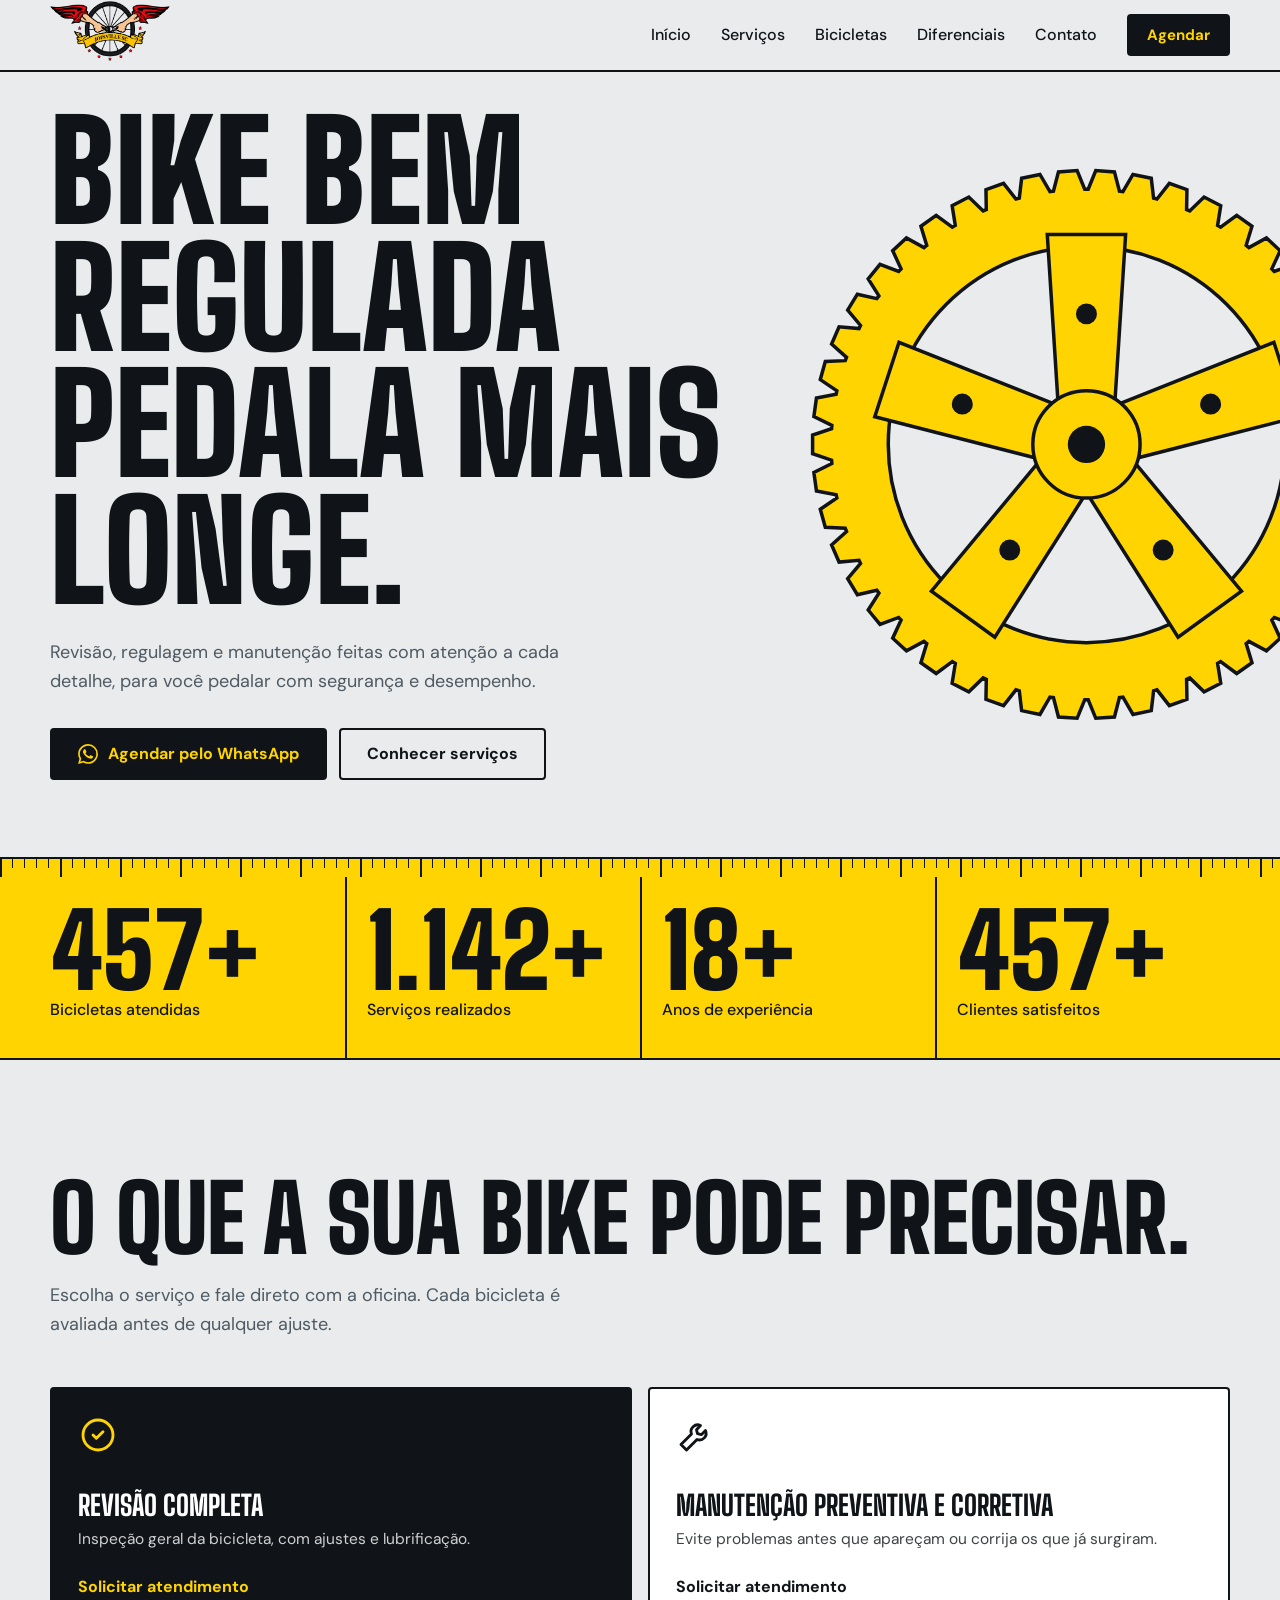
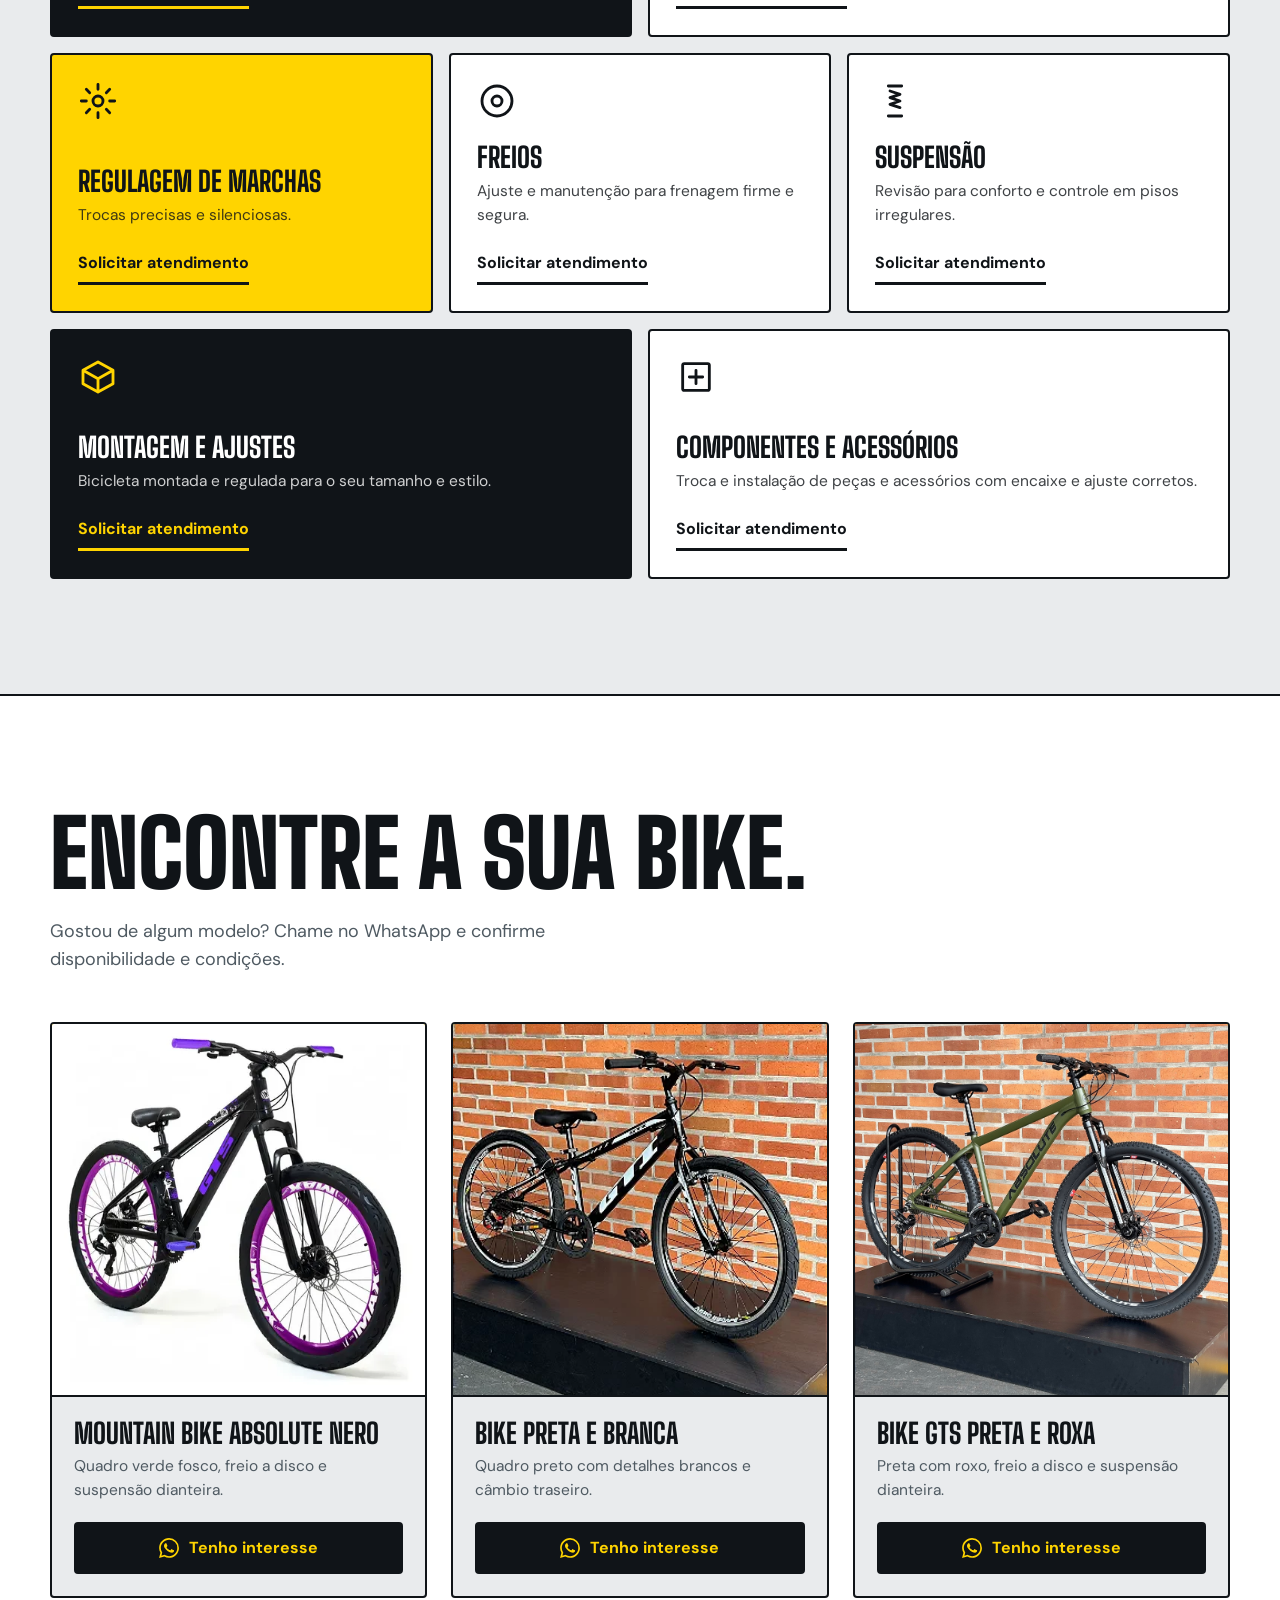
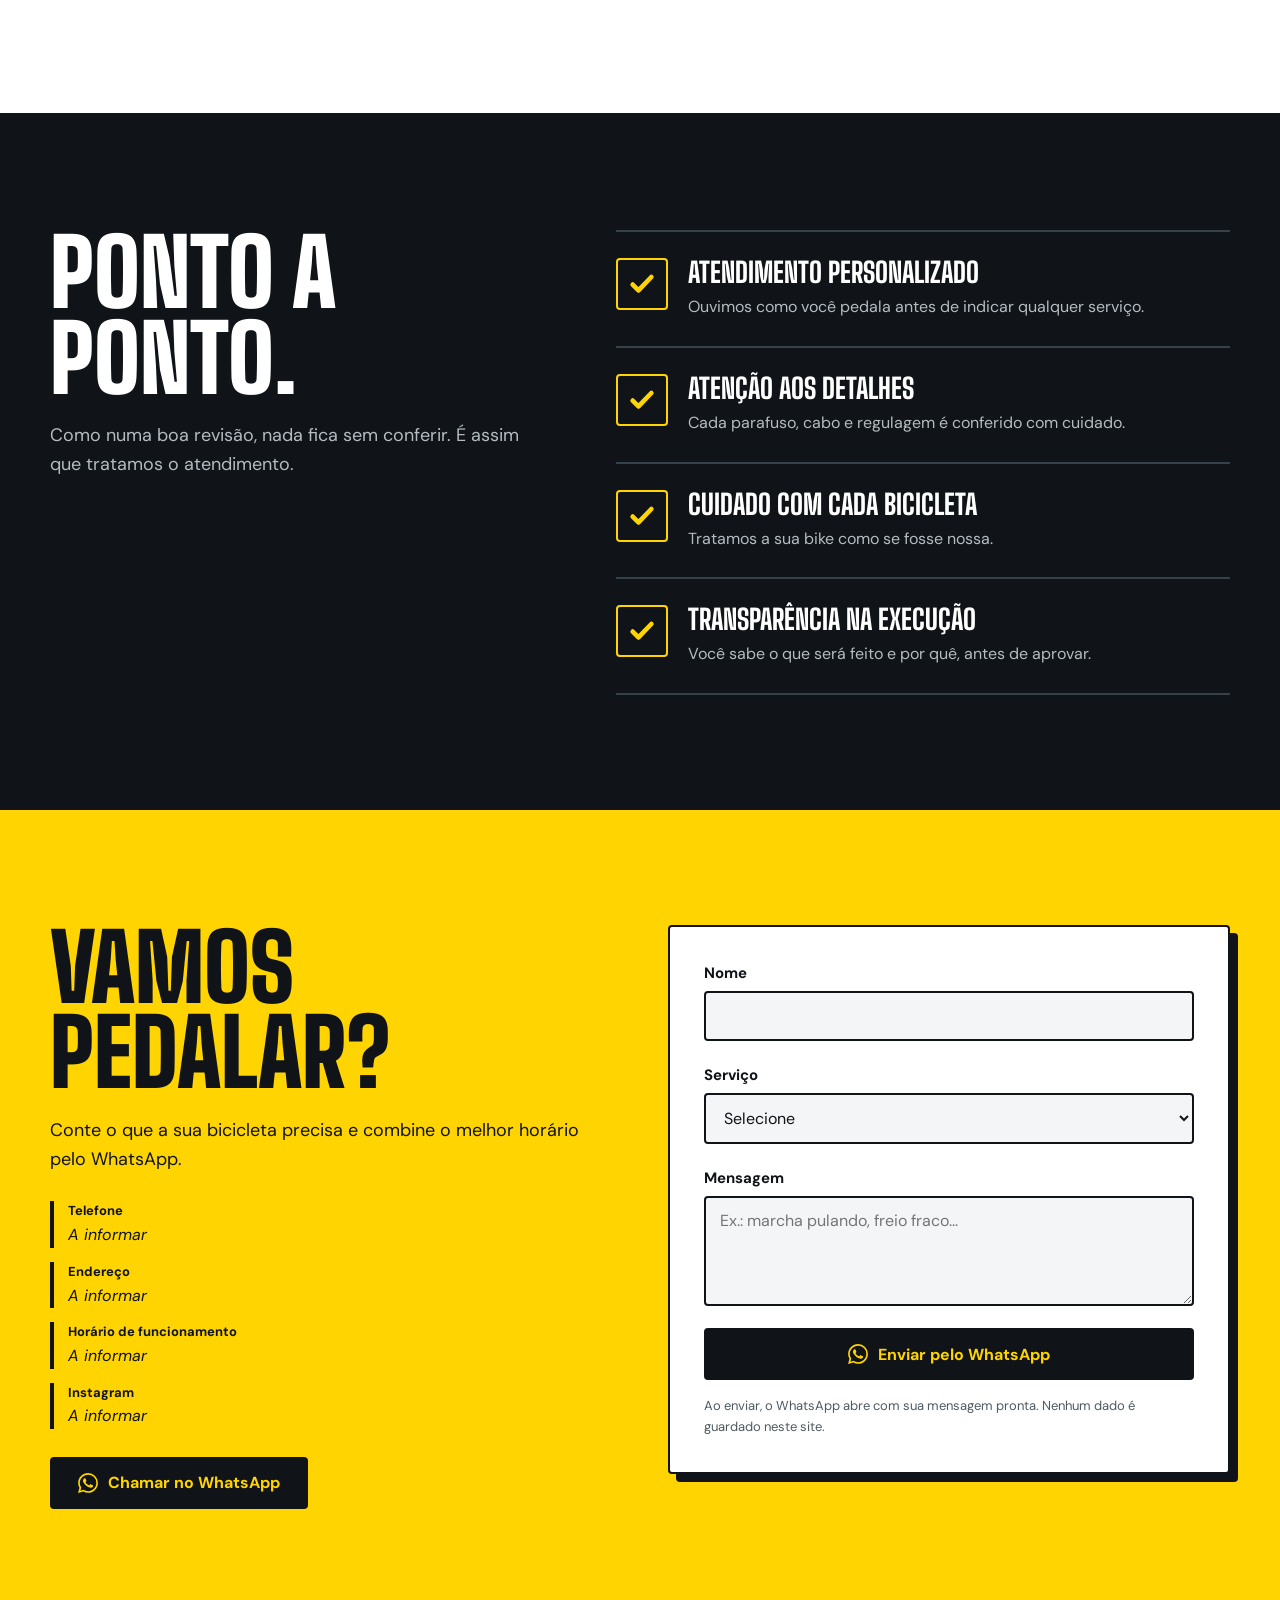
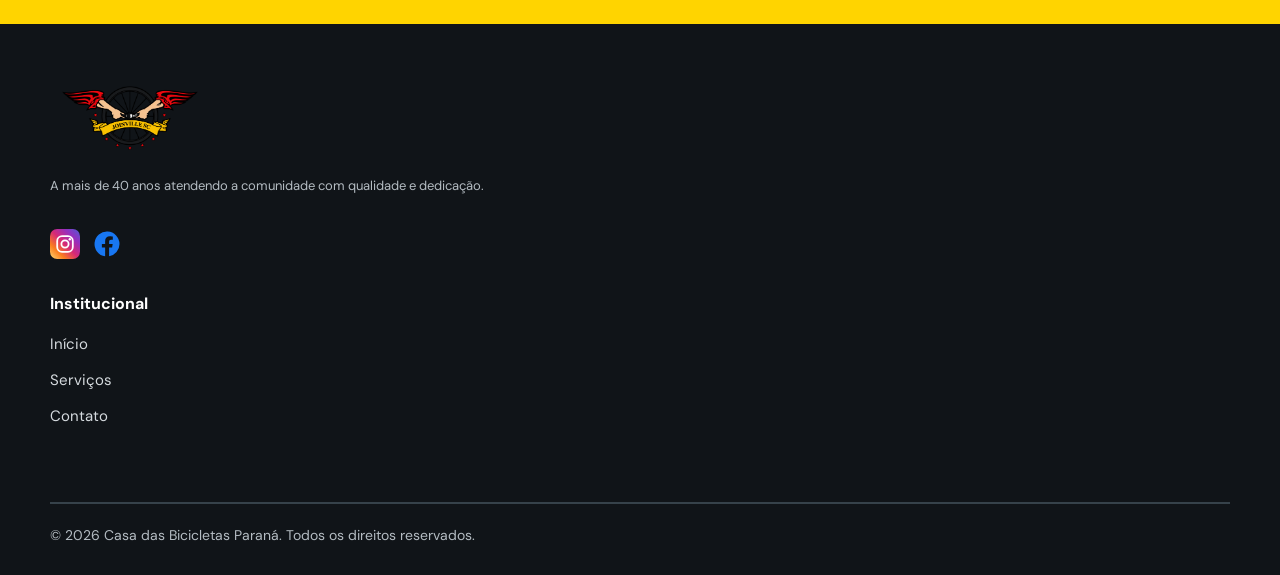
<file: index.html>
<!DOCTYPE html>
<html lang="pt-BR">

<head>
    <meta charset="utf-8">
    <meta name="viewport" content="width=device-width, initial-scale=1, viewport-fit=cover">
    <title>Casa das Bicicletas Paraná | Revisão, regulagem e manutenção de bicicletas</title>
    <meta name="description"
        content="Revisão, regulagem e manutenção de bicicletas com atenção aos detalhes. Agende seu atendimento pelo WhatsApp.">
    <meta name="theme-color" content="#ffd400">
    <!-- Compartilhamento: preencha og:image (1200x630, no seu domínio) e og:url -->
    <meta property="og:type" content="website">
    <meta property="og:locale" content="pt_BR">
    <meta property="og:title" content="Casa das Bicicletas Paraná | Revisão, regulagem e manutenção de bicicletas">
    <meta property="og:description" content="Atendimento cuidadoso para a sua bike. Agende pelo WhatsApp.">
    <meta name="twitter:card" content="summary_large_image">
    <!-- Favicon: para usar o logotipo, troque href por "/favicon.png" -->
    <link rel="icon"
        href="data:image/svg+xml,%3Csvg xmlns='http://www.w3.org/2000/svg' viewBox='0 0 32 32'%3E%3Crect width='32' height='32' rx='6' fill='%23ffd400'/%3E%3Ccircle cx='16' cy='16' r='9' fill='none' stroke='%23101418' stroke-width='4' stroke-dasharray='3 2'/%3E%3C/svg%3E">
    <link rel="preconnect" href="https://fonts.googleapis.com">
    <link rel="preconnect" href="https://fonts.gstatic.com" crossorigin>
    <link
        href="https://fonts.googleapis.com/css2?family=Big+Shoulders+Display:wght@800;900&family=DM+Sans:wght@400;500;700&display=swap"
        rel="stylesheet">
    <link rel="stylesheet" href="style.css">
    <script>document.documentElement.classList.add("js")</script>
    <!-- Dados estruturados (SEO local): descomente e preencha quando tiver endereço/telefone
    <script type="application/ld+json">
    {
        "@context": "https://schema.org",
        "@type": "BicycleStore",
        "name": "Casa das Bicicletas Paraná",
        "url": "https://seudominio.com.br",
        "telephone": "(47) 99999-9999",
        "address": "Rua Exemplo, 123 - Bairro, Joinville/SC",
        "openingHours": "Seg a Sex 9h às 18h",
        "sameAs": ["https://instagram.com/seuperfil"]
    }
    </script>
    -->
</head>

<body>
    <!-- WHATSAPP: em todos os links, troque "wa.me/?" por "wa.me/5547999999999?" (seu número, só dígitos).
         Use localizar e substituir no editor. O formulário usa o número do botão "Agendar" do topo. -->
    <a href="#servicos" class="sr">Ir para o conteúdo</a>
    <header id="hd">
        <div class="wrap hd">
            <a href="#inicio" aria-label="Início"><span class="logo"><img src="logo_asa.png"
                        alt="Casa das Bicicletas Paraná" width="120" height="60"></span></a>
            <button class="burger" id="bg" aria-label="Abrir menu" aria-expanded="false"
                aria-controls="nav"><span></span><span></span><span></span></button>
            <nav id="nav" aria-label="Principal">
                <ul>
                    <li><a href="#inicio">Início</a></li>
                    <li><a href="#servicos">Serviços</a></li>
                    <li><a href="#bicicletas">Bicicletas</a></li>
                    <li><a href="#diferenciais">Diferenciais</a></li>
                    <li><a href="#contato">Contato</a></li>
                    <li><a class="btn wa"
                            href="https://wa.me/?text=Ol%C3%A1!%20Gostaria%20de%20saber%20mais%20sobre%20os%20servi%C3%A7os%20da%20bicicletaria."
                            target="_blank" rel="noopener">Agendar</a></li>
                </ul>
            </nav>
        </div>
    </header>

    <main>
        <section id="inicio">
            <div class="wrap hero">
                <div>
                    <h1 class="in">Bike bem regulada pedala mais longe.</h1>
                    <p class="lead in" style="--d:.15s">Revisão, regulagem e manutenção feitas com atenção a cada
                        detalhe, para você pedalar com segurança e desempenho.</p>
                    <div class="cta in" style="--d:.3s">
                        <a class="btn wa"
                            href="https://wa.me/?text=Ol%C3%A1!%20Gostaria%20de%20saber%20mais%20sobre%20os%20servi%C3%A7os%20da%20bicicletaria."
                            target="_blank" rel="noopener"><svg viewBox="0 0 24 24" fill="currentColor"
                                aria-hidden="true">
                                <path
                                    d="M17.472 14.382c-.297-.149-1.758-.867-2.03-.967-.273-.099-.471-.148-.67.15-.197.297-.767.966-.94 1.164-.173.199-.347.223-.644.075-.297-.15-1.255-.463-2.39-1.475-.883-.788-1.48-1.761-1.653-2.059-.173-.297-.018-.458.13-.606.134-.133.298-.347.446-.52.149-.174.198-.298.298-.497.099-.198.05-.371-.025-.52-.075-.149-.669-1.612-.916-2.207-.242-.579-.487-.5-.669-.51-.173-.008-.371-.01-.57-.01-.198 0-.52.074-.792.372-.272.297-1.04 1.016-1.04 2.479 0 1.462 1.065 2.875 1.213 3.074.149.198 2.096 3.2 5.077 4.487.709.306 1.262.489 1.694.625.712.227 1.36.195 1.871.118.571-.085 1.758-.719 2.006-1.413.248-.694.248-1.289.173-1.413-.074-.124-.272-.198-.57-.347m-5.421 7.403h-.004a9.87 9.87 0 01-5.031-1.378l-.361-.214-3.741.982.998-3.648-.235-.374a9.86 9.86 0 01-1.51-5.26c.001-5.45 4.436-9.884 9.888-9.884 2.64 0 5.122 1.03 6.988 2.898a9.825 9.825 0 012.893 6.994c-.003 5.45-4.437 9.884-9.885 9.884m8.413-18.297A11.815 11.815 0 0012.05 0C5.495 0 .16 5.335.157 11.892c0 2.096.547 4.142 1.588 5.945L.057 24l6.305-1.654a11.882 11.882 0 005.683 1.448h.005c6.554 0 11.89-5.335 11.893-11.893a11.821 11.821 0 00-3.48-8.413Z" />
                            </svg>Agendar pelo WhatsApp</a>
                        <a class="btn o" href="#servicos">Conhecer serviços</a>
                    </div>
                </div>
                <!-- Para usar uma foto real: troque o <svg> abaixo por <img src="/foto.webp" alt="..." width="800" height="1000" fetchpriority="high"> e remova aria-hidden desta div -->
                <div class="art" id="art" aria-hidden="true">
                    <svg viewBox="0 0 500 500">
                        <g id="cr">
                            <path fill="#ffd400" stroke="#101418" stroke-width="3" fill-rule="evenodd"
                                d="M468.6 236.5L484.9 242.0L484.9 258.0L468.6 263.5L468.4 266.4L483.8 274.0L481.6 289.9L464.7 293.1L464.1 296.0L478.3 305.6L474.0 321.1L456.9 321.9L455.8 324.7L468.6 336.2L462.2 350.9L445.1 349.4L443.8 352.1L454.8 365.2L446.5 378.9L429.8 375.1L428.0 377.5L437.2 392.0L427.1 404.4L411.1 398.4L409.0 400.6L416.2 416.2L404.4 427.1L389.4 418.9L387.0 420.8L392.0 437.2L378.9 446.5L365.1 436.3L362.5 437.9L365.2 454.8L350.9 462.2L338.6 450.3L335.9 451.5L336.2 468.6L321.1 474.0L310.5 460.5L307.6 461.3L305.6 478.3L289.9 481.6L281.3 466.8L278.3 467.2L274.0 483.8L258.0 484.9L251.5 469.0L248.5 469.0L242.0 484.9L226.0 483.8L221.7 467.2L218.7 466.8L210.1 481.6L194.4 478.3L192.4 461.3L189.5 460.5L178.9 474.0L163.8 468.6L164.1 451.5L161.4 450.3L149.1 462.2L134.8 454.8L137.5 437.9L134.9 436.3L121.1 446.5L108.0 437.2L113.0 420.8L110.6 418.9L95.6 427.1L83.8 416.2L91.0 400.6L88.9 398.4L72.9 404.4L62.8 392.0L72.0 377.5L70.2 375.1L53.5 378.9L45.2 365.2L56.2 352.1L54.9 349.4L37.8 350.9L31.4 336.2L44.2 324.7L43.1 321.9L26.0 321.1L21.7 305.6L35.9 296.0L35.3 293.1L18.4 289.9L16.2 274.0L31.6 266.4L31.4 263.5L15.1 258.0L15.1 242.0L31.4 236.5L31.6 233.6L16.2 226.0L18.4 210.1L35.3 206.9L35.9 204.0L21.7 194.4L26.0 178.9L43.1 178.1L44.2 175.3L31.4 163.8L37.8 149.1L54.9 150.6L56.2 147.9L45.2 134.8L53.5 121.1L70.2 124.9L72.0 122.5L62.8 108.0L72.9 95.6L88.9 101.6L91.0 99.4L83.8 83.8L95.6 72.9L110.6 81.1L113.0 79.2L108.0 62.8L121.1 53.5L134.9 63.7L137.5 62.1L134.8 45.2L149.1 37.8L161.4 49.7L164.1 48.5L163.8 31.4L178.9 26.0L189.5 39.5L192.4 38.7L194.4 21.7L210.1 18.4L218.7 33.2L221.7 32.8L226.0 16.2L242.0 15.1L248.5 31.0L251.5 31.0L258.0 15.1L274.0 16.2L278.3 32.8L281.3 33.2L289.9 18.4L305.6 21.7L307.6 38.7L310.5 39.5L321.1 26.0L336.2 31.4L335.9 48.5L338.6 49.7L350.9 37.8L365.2 45.2L362.5 62.1L365.1 63.7L378.9 53.5L392.0 62.8L387.0 79.2L389.4 81.1L404.4 72.9L416.2 83.8L409.0 99.4L411.1 101.6L427.1 95.6L437.2 108.0L428.0 122.5L429.8 124.9L446.5 121.1L454.8 134.8L443.8 147.9L445.1 150.6L462.2 149.1L468.6 163.8L455.8 175.3L456.9 178.1L474.0 178.9L478.3 194.4L464.1 204.0L464.7 206.9L481.6 210.1L483.8 226.0L468.4 233.6ZM420 250a170 170 0 1 0 -340 0a170 170 0 1 0 340 0Z" />

                            <g stroke="#101418" stroke-width="3">
                                <polygon fill="#ffd400" points="226.0,220.0 216.4,70.0 283.6,70.0 274.0,220.0" />
                                <polygon fill="#ffd400" points="271.1,217.9 410.8,162.4 431.6,226.3 285.9,263.6" />
                                <polygon fill="#ffd400" points="287.0,260.2 383.0,375.9 328.6,415.4 248.2,288.4" />
                                <polygon fill="#ffd400" points="251.8,288.4 171.4,415.4 117.0,375.9 213.0,260.2" />
                                <polygon fill="#ffd400" points="214.1,263.6 68.4,226.3 89.2,162.4 228.9,217.9" />
                            </g>

                            <circle cx="250" cy="250" r="46" fill="#ffd400" stroke="#101418" stroke-width="3" />
                            <circle cx="250" cy="250" r="16" fill="#101418" />

                            <g fill="#101418">
                                <circle cx="250.0" cy="138.0" r="9" />
                                <circle cx="356.5" cy="215.4" r="9" />
                                <circle cx="315.8" cy="340.6" r="9" />
                                <circle cx="184.2" cy="340.6" r="9" />
                                <circle cx="143.5" cy="215.4" r="9" />
                            </g>

                        </g>
                    </svg>
                </div>
            </div>
        </section>

        <section id="numeros" aria-label="Números">
            <div class="ruler" aria-hidden="true"></div>
            <div class="wrap">
                <div class="stats">
                    <div class="stat"><b data-to="1000" data-suf="+">1.000+</b><span>Bicicletas atendidas</span></div>
                    <div class="stat"><b data-to="2500" data-suf="+">2.500+</b><span>Serviços realizados</span></div>
                    <div class="stat"><b data-to="40" data-suf="+">40+</b><span>Anos de experiência</span></div>
                    <div class="stat"><b data-to="1000" data-suf="+">1.000+</b><span>Clientes satisfeitos</span></div>
                </div>
            </div>
        </section>

        <section id="servicos">
            <div class="wrap">
                <h2>O que a sua bike pode precisar.</h2>
                <p class="lead">Escolha o serviço e fale direto com a oficina. Cada bicicleta é avaliada antes de
                    qualquer ajuste.</p>
                <div class="bento">
                    <article class="card rv k-ink" style="--d:0s">
                        <svg viewBox="0 0 24 24" aria-hidden="true">
                            <path d="M9 12l2 2 4-4M12 3a9 9 0 100 18 9 9 0 000-18z" />
                        </svg>
                        <h3>Revisão completa</h3>
                        <p>Inspeção geral da bicicleta, com ajustes e lubrificação.</p>
                        <a class="sv"
                            href="https://wa.me/?text=Ol%C3%A1!%20Gostaria%20de%20solicitar%20atendimento%20para%3A%20Revis%C3%A3o%20completa."
                            target="_blank" rel="noopener"
                            aria-label="Solicitar atendimento: Revisão completa">Solicitar atendimento</a>
                    </article>
                    <article class="card rv k-w" style="--d:0.08s">
                        <svg viewBox="0 0 24 24" aria-hidden="true">
                            <path
                                d="M14.7 6.3a4 4 0 00-5.4 5.1L3 17.7 6.3 21l6.3-6.3a4 4 0 005.1-5.4l-2.5 2.5-2.3-.6-.6-2.3z" />
                        </svg>
                        <h3>Manutenção preventiva e corretiva</h3>
                        <p>Evite problemas antes que apareçam ou corrija os que já surgiram.</p>
                        <a class="sv"
                            href="https://wa.me/?text=Ol%C3%A1!%20Gostaria%20de%20solicitar%20atendimento%20para%3A%20Manuten%C3%A7%C3%A3o%20preventiva%20e%20corretiva."
                            target="_blank" rel="noopener"
                            aria-label="Solicitar atendimento: Manutenção preventiva e corretiva">Solicitar
                            atendimento</a>
                    </article>
                    <article class="card rv k-y" style="--d:0.16s">
                        <svg viewBox="0 0 24 24" aria-hidden="true">
                            <path
                                d="M12 9a3 3 0 100 6 3 3 0 000-6zM12 2v3M12 19v3M2 12h3M19 12h3M5 5l2 2M17 17l2 2M19 5l-2 2M7 17l-2 2" />
                        </svg>
                        <h3>Regulagem de marchas</h3>
                        <p>Trocas precisas e silenciosas.</p>
                        <a class="sv"
                            href="https://wa.me/?text=Ol%C3%A1!%20Gostaria%20de%20solicitar%20atendimento%20para%3A%20Regulagem%20de%20marchas."
                            target="_blank" rel="noopener"
                            aria-label="Solicitar atendimento: Regulagem de marchas">Solicitar atendimento</a>
                    </article>
                    <article class="card rv k-w" style="--d:0s">
                        <svg viewBox="0 0 24 24" aria-hidden="true">
                            <path d="M12 3a9 9 0 100 18 9 9 0 000-18zM12 9a3 3 0 100 6 3 3 0 000-6z" />
                        </svg>
                        <h3>Freios</h3>
                        <p>Ajuste e manutenção para frenagem firme e segura.</p>
                        <a class="sv"
                            href="https://wa.me/?text=Ol%C3%A1!%20Gostaria%20de%20solicitar%20atendimento%20para%3A%20Freios."
                            target="_blank" rel="noopener" aria-label="Solicitar atendimento: Freios">Solicitar
                            atendimento</a>
                    </article>
                    <article class="card rv k-w" style="--d:0.08s">
                        <svg viewBox="0 0 24 24" aria-hidden="true">
                            <path d="M8 3h8M8 21h8M9 6l6 2-6 2 6 2-6 2 6 2" />
                        </svg>
                        <h3>Suspensão</h3>
                        <p>Revisão para conforto e controle em pisos irregulares.</p>
                        <a class="sv"
                            href="https://wa.me/?text=Ol%C3%A1!%20Gostaria%20de%20solicitar%20atendimento%20para%3A%20Suspens%C3%A3o."
                            target="_blank" rel="noopener" aria-label="Solicitar atendimento: Suspensão">Solicitar
                            atendimento</a>
                    </article>
                    <article class="card rv k-ink" style="--d:0.16s">
                        <svg viewBox="0 0 24 24" aria-hidden="true">
                            <path d="M12 3l9 5v8l-9 5-9-5V8zM3 8l9 5 9-5M12 13v8" />
                        </svg>
                        <h3>Montagem e ajustes</h3>
                        <p>Bicicleta montada e regulada para o seu tamanho e estilo.</p>
                        <a class="sv"
                            href="https://wa.me/?text=Ol%C3%A1!%20Gostaria%20de%20solicitar%20atendimento%20para%3A%20Montagem%20e%20ajustes."
                            target="_blank" rel="noopener"
                            aria-label="Solicitar atendimento: Montagem e ajustes">Solicitar atendimento</a>
                    </article>
                    <article class="card rv k-w" style="--d:0s">
                        <svg viewBox="0 0 24 24" aria-hidden="true">
                            <path d="M5 4h14a1 1 0 011 1v14a1 1 0 01-1 1H5a1 1 0 01-1-1V5a1 1 0 011-1zM12 8v8M8 12h8" />
                        </svg>
                        <h3>Componentes e acessórios</h3>
                        <p>Troca e instalação de peças e acessórios com encaixe e ajuste corretos.</p>
                        <a class="sv"
                            href="https://wa.me/?text=Ol%C3%A1!%20Gostaria%20de%20solicitar%20atendimento%20para%3A%20Componentes%20e%20acess%C3%B3rios."
                            target="_blank" rel="noopener"
                            aria-label="Solicitar atendimento: Componentes e acessórios">Solicitar atendimento</a>
                    </article>
                </div>
            </div>
        </section>

        <section id="bicicletas">
            <div class="wrap">
                <h2>Encontre a sua bike.</h2>
                <p class="lead">Gostou de algum modelo? Chame no WhatsApp e confirme disponibilidade e condições.</p>
                <!-- Para trocar a foto: coloque o arquivo em img/ (.webp, quadrado ou 3:4) e altere o src.
                     Para trocar o nome: edite o <h3>, o alt e o texto da mensagem no link (depois de "text=").
                     Texto da mensagem codificado: no console, encodeURIComponent("sua mensagem") -->
                <div class="bikes">
                    <article class="bike rv" style="--d:0s">
                        <figure>
                            <img src="img/bike1.webp" alt="Mountain Bike Absolute Nero" width="800" height="1067"
                                loading="lazy">
                        </figure>
                        <div class="bike-body">
                            <h3>Mountain Bike Absolute Nero</h3>
                            <p class="bike-desc">Quadro verde fosco, freio a disco e suspensão dianteira.</p>
                            <a class="btn"
                                href="https://wa.me/?text=Ol%C3%A1!%20Tenho%20interesse%20na%20bicicleta%3A%20Mountain%20Bike%20Absolute%20Nero.%20Ainda%20est%C3%A1%20dispon%C3%ADvel%3F"
                                target="_blank" rel="noopener"
                                aria-label="Tenho interesse: Mountain Bike Absolute Nero (abre o WhatsApp)">
                                <svg viewBox="0 0 24 24" fill="currentColor" aria-hidden="true">
                                    <path
                                        d="M17.472 14.382c-.297-.149-1.758-.867-2.03-.967-.273-.099-.471-.148-.67.15-.197.297-.767.966-.94 1.164-.173.199-.347.223-.644.075-.297-.15-1.255-.463-2.39-1.475-.883-.788-1.48-1.761-1.653-2.059-.173-.297-.018-.458.13-.606.134-.133.298-.347.446-.52.149-.174.198-.298.298-.497.099-.198.05-.371-.025-.52-.075-.149-.669-1.612-.916-2.207-.242-.579-.487-.5-.669-.51-.173-.008-.371-.01-.57-.01-.198 0-.52.074-.792.372-.272.297-1.04 1.016-1.04 2.479 0 1.462 1.065 2.875 1.213 3.074.149.198 2.096 3.2 5.077 4.487.709.306 1.262.489 1.694.625.712.227 1.36.195 1.871.118.571-.085 1.758-.719 2.006-1.413.248-.694.248-1.289.173-1.413-.074-.124-.272-.198-.57-.347m-5.421 7.403h-.004a9.87 9.87 0 01-5.031-1.378l-.361-.214-3.741.982.998-3.648-.235-.374a9.86 9.86 0 01-1.51-5.26c.001-5.45 4.436-9.884 9.888-9.884 2.64 0 5.122 1.03 6.988 2.898a9.825 9.825 0 012.893 6.994c-.003 5.45-4.437 9.884-9.885 9.884m8.413-18.297A11.815 11.815 0 0012.05 0C5.495 0 .16 5.335.157 11.892c0 2.096.547 4.142 1.588 5.945L.057 24l6.305-1.654a11.882 11.882 0 005.683 1.448h.005c6.554 0 11.89-5.335 11.893-11.893a11.821 11.821 0 00-3.48-8.413Z" />
                                </svg>Tenho interesse</a>
                        </div>
                    </article>

                    <article class="bike rv" style="--d:0.08s">
                        <figure>
                            <img src="img/bike2.webp" alt="Bike Preta e Branca" width="337" height="450" loading="lazy">
                        </figure>
                        <div class="bike-body">
                            <h3>Bike Preta e Branca</h3>
                            <p class="bike-desc">Quadro preto com detalhes brancos e câmbio traseiro.</p>
                            <a class="btn"
                                href="https://wa.me/?text=Ol%C3%A1!%20Tenho%20interesse%20na%20bicicleta%3A%20Bike%20Preta%20e%20Branca.%20Ainda%20est%C3%A1%20dispon%C3%ADvel%3F"
                                target="_blank" rel="noopener"
                                aria-label="Tenho interesse: Bike Preta e Branca (abre o WhatsApp)">
                                <svg viewBox="0 0 24 24" fill="currentColor" aria-hidden="true">
                                    <path
                                        d="M17.472 14.382c-.297-.149-1.758-.867-2.03-.967-.273-.099-.471-.148-.67.15-.197.297-.767.966-.94 1.164-.173.199-.347.223-.644.075-.297-.15-1.255-.463-2.39-1.475-.883-.788-1.48-1.761-1.653-2.059-.173-.297-.018-.458.13-.606.134-.133.298-.347.446-.52.149-.174.198-.298.298-.497.099-.198.05-.371-.025-.52-.075-.149-.669-1.612-.916-2.207-.242-.579-.487-.5-.669-.51-.173-.008-.371-.01-.57-.01-.198 0-.52.074-.792.372-.272.297-1.04 1.016-1.04 2.479 0 1.462 1.065 2.875 1.213 3.074.149.198 2.096 3.2 5.077 4.487.709.306 1.262.489 1.694.625.712.227 1.36.195 1.871.118.571-.085 1.758-.719 2.006-1.413.248-.694.248-1.289.173-1.413-.074-.124-.272-.198-.57-.347m-5.421 7.403h-.004a9.87 9.87 0 01-5.031-1.378l-.361-.214-3.741.982.998-3.648-.235-.374a9.86 9.86 0 01-1.51-5.26c.001-5.45 4.436-9.884 9.888-9.884 2.64 0 5.122 1.03 6.988 2.898a9.825 9.825 0 012.893 6.994c-.003 5.45-4.437 9.884-9.885 9.884m8.413-18.297A11.815 11.815 0 0012.05 0C5.495 0 .16 5.335.157 11.892c0 2.096.547 4.142 1.588 5.945L.057 24l6.305-1.654a11.882 11.882 0 005.683 1.448h.005c6.554 0 11.89-5.335 11.893-11.893a11.821 11.821 0 00-3.48-8.413Z" />
                                </svg>Tenho interesse</a>
                        </div>
                    </article>

                    <article class="bike rv" style="--d:0.16s">
                        <figure>
                            <img src="img/bike3.JPG" alt="Bike GTS Preta e Roxa" width="497" height="500"
                                loading="lazy">
                        </figure>
                        <div class="bike-body">
                            <h3>Bike GTS Preta e Roxa</h3>
                            <p class="bike-desc">Preta com roxo, freio a disco e suspensão dianteira.</p>
                            <a class="btn"
                                href="https://wa.me/?text=Ol%C3%A1!%20Tenho%20interesse%20na%20bicicleta%3A%20Bike%20GTS%20Preta%20e%20Roxa.%20Ainda%20est%C3%A1%20dispon%C3%ADvel%3F"
                                target="_blank" rel="noopener"
                                aria-label="Tenho interesse: Bike GTS Preta e Roxa (abre o WhatsApp)">
                                <svg viewBox="0 0 24 24" fill="currentColor" aria-hidden="true">
                                    <path
                                        d="M17.472 14.382c-.297-.149-1.758-.867-2.03-.967-.273-.099-.471-.148-.67.15-.197.297-.767.966-.94 1.164-.173.199-.347.223-.644.075-.297-.15-1.255-.463-2.39-1.475-.883-.788-1.48-1.761-1.653-2.059-.173-.297-.018-.458.13-.606.134-.133.298-.347.446-.52.149-.174.198-.298.298-.497.099-.198.05-.371-.025-.52-.075-.149-.669-1.612-.916-2.207-.242-.579-.487-.5-.669-.51-.173-.008-.371-.01-.57-.01-.198 0-.52.074-.792.372-.272.297-1.04 1.016-1.04 2.479 0 1.462 1.065 2.875 1.213 3.074.149.198 2.096 3.2 5.077 4.487.709.306 1.262.489 1.694.625.712.227 1.36.195 1.871.118.571-.085 1.758-.719 2.006-1.413.248-.694.248-1.289.173-1.413-.074-.124-.272-.198-.57-.347m-5.421 7.403h-.004a9.87 9.87 0 01-5.031-1.378l-.361-.214-3.741.982.998-3.648-.235-.374a9.86 9.86 0 01-1.51-5.26c.001-5.45 4.436-9.884 9.888-9.884 2.64 0 5.122 1.03 6.988 2.898a9.825 9.825 0 012.893 6.994c-.003 5.45-4.437 9.884-9.885 9.884m8.413-18.297A11.815 11.815 0 0012.05 0C5.495 0 .16 5.335.157 11.892c0 2.096.547 4.142 1.588 5.945L.057 24l6.305-1.654a11.882 11.882 0 005.683 1.448h.005c6.554 0 11.89-5.335 11.893-11.893a11.821 11.821 0 00-3.48-8.413Z" />
                                </svg>Tenho interesse</a>
                        </div>
                    </article>

                </div>
            </div>
        </section>

        <section id="diferenciais">
            <div class="wrap dif">
                <div>
                    <h2>Ponto a ponto.</h2>
                    <p class="lead">Como numa boa revisão, nada fica sem conferir. É assim que tratamos o atendimento.
                    </p>
                </div>
                <ul class="chk">
                    <li style="--d:0s">
                        <span class="bx"><svg viewBox="0 0 24 24" width="28" height="28" aria-hidden="true">
                                <path pathLength="1" d="M4 12.5l5 5L20 6" />
                            </svg></span>
                        <div>
                            <h3>Atendimento personalizado</h3>
                            <p>Ouvimos como você pedala antes de indicar qualquer serviço.</p>
                        </div>
                    </li>
                    <li style="--d:0.15s">
                        <span class="bx"><svg viewBox="0 0 24 24" width="28" height="28" aria-hidden="true">
                                <path pathLength="1" d="M4 12.5l5 5L20 6" />
                            </svg></span>
                        <div>
                            <h3>Atenção aos detalhes</h3>
                            <p>Cada parafuso, cabo e regulagem é conferido com cuidado.</p>
                        </div>
                    </li>
                    <li style="--d:0.3s">
                        <span class="bx"><svg viewBox="0 0 24 24" width="28" height="28" aria-hidden="true">
                                <path pathLength="1" d="M4 12.5l5 5L20 6" />
                            </svg></span>
                        <div>
                            <h3>Cuidado com cada bicicleta</h3>
                            <p>Tratamos a sua bike como se fosse nossa.</p>
                        </div>
                    </li>
                    <li style="--d:0.45s">
                        <span class="bx"><svg viewBox="0 0 24 24" width="28" height="28" aria-hidden="true">
                                <path pathLength="1" d="M4 12.5l5 5L20 6" />
                            </svg></span>
                        <div>
                            <h3>Transparência na execução</h3>
                            <p>Você sabe o que será feito e por quê, antes de aprovar.</p>
                        </div>
                    </li>
                </ul>
            </div>
        </section>

        <section id="contato">
            <div class="wrap ct">
                <div>
                    <h2>Vamos pedalar?</h2>
                    <p class="lead">Conte o que a sua bicicleta precisa e combine o melhor horário pelo WhatsApp.</p>
                    <!-- Quando tiver o dado, troque o <span class="na"> do item por:
                         Telefone:  <a href="tel:+5547999999999">(47) 99999-9999</a>
                         Endereço / Horário:  <span>Texto aqui</span>
                         Instagram: <a href="https://instagram.com/perfil" target="_blank" rel="noopener">@perfil</a> -->
                    <ul class="info">
                        <li><small>Telefone</small><span class="na">A informar</span></li>
                        <li><small>Endereço</small><span class="na">A informar</span></li>
                        <li><small>Horário de funcionamento</small><span class="na">A informar</span></li>
                        <li><small>Instagram</small><span class="na">A informar</span></li>
                    </ul>
                    <a class="btn wa"
                        href="https://wa.me/?text=Ol%C3%A1!%20Gostaria%20de%20saber%20mais%20sobre%20os%20servi%C3%A7os%20da%20bicicletaria."
                        target="_blank" rel="noopener"><svg viewBox="0 0 24 24" fill="currentColor" aria-hidden="true">
                            <path
                                d="M17.472 14.382c-.297-.149-1.758-.867-2.03-.967-.273-.099-.471-.148-.67.15-.197.297-.767.966-.94 1.164-.173.199-.347.223-.644.075-.297-.15-1.255-.463-2.39-1.475-.883-.788-1.48-1.761-1.653-2.059-.173-.297-.018-.458.13-.606.134-.133.298-.347.446-.52.149-.174.198-.298.298-.497.099-.198.05-.371-.025-.52-.075-.149-.669-1.612-.916-2.207-.242-.579-.487-.5-.669-.51-.173-.008-.371-.01-.57-.01-.198 0-.52.074-.792.372-.272.297-1.04 1.016-1.04 2.479 0 1.462 1.065 2.875 1.213 3.074.149.198 2.096 3.2 5.077 4.487.709.306 1.262.489 1.694.625.712.227 1.36.195 1.871.118.571-.085 1.758-.719 2.006-1.413.248-.694.248-1.289.173-1.413-.074-.124-.272-.198-.57-.347m-5.421 7.403h-.004a9.87 9.87 0 01-5.031-1.378l-.361-.214-3.741.982.998-3.648-.235-.374a9.86 9.86 0 01-1.51-5.26c.001-5.45 4.436-9.884 9.888-9.884 2.64 0 5.122 1.03 6.988 2.898a9.825 9.825 0 012.893 6.994c-.003 5.45-4.437 9.884-9.885 9.884m8.413-18.297A11.815 11.815 0 0012.05 0C5.495 0 .16 5.335.157 11.892c0 2.096.547 4.142 1.588 5.945L.057 24l6.305-1.654a11.882 11.882 0 005.683 1.448h.005c6.554 0 11.89-5.335 11.893-11.893a11.821 11.821 0 00-3.48-8.413Z" />
                        </svg>Chamar no WhatsApp</a>
                    <!-- Mapa: remova "hidden" e cole dentro da div o iframe "incorporar mapa" do Google Maps:
                         <iframe src="URL_DO_MAPA" title="Mapa" loading="lazy" referrerpolicy="no-referrer-when-downgrade"></iframe> -->
                    <div class="map" hidden></div>
                </div>
                <form id="f" novalidate>
                    <label>Nome<input name="n" autocomplete="name" required><span class="err"
                            aria-live="polite"></span></label>
                    <label>Serviço<select name="s" required>
                            <option value="">Selecione</option>
                            <option>Revisão completa</option>
                            <option>Manutenção preventiva e corretiva</option>
                            <option>Regulagem de marchas</option>
                            <option>Freios</option>
                            <option>Suspensão</option>
                            <option>Montagem e ajustes</option>
                            <option>Componentes e acessórios</option>
                            <option>Outro</option>
                        </select><span class="err" aria-live="polite"></span></label>
                    <label>Mensagem<textarea name="m" required
                            placeholder="Ex.: marcha pulando, freio fraco..."></textarea><span class="err"
                            aria-live="polite"></span></label>
                    <button class="btn" type="submit"><svg viewBox="0 0 24 24" fill="currentColor" aria-hidden="true">
                            <path
                                d="M17.472 14.382c-.297-.149-1.758-.867-2.03-.967-.273-.099-.471-.148-.67.15-.197.297-.767.966-.94 1.164-.173.199-.347.223-.644.075-.297-.15-1.255-.463-2.39-1.475-.883-.788-1.48-1.761-1.653-2.059-.173-.297-.018-.458.13-.606.134-.133.298-.347.446-.52.149-.174.198-.298.298-.497.099-.198.05-.371-.025-.52-.075-.149-.669-1.612-.916-2.207-.242-.579-.487-.5-.669-.51-.173-.008-.371-.01-.57-.01-.198 0-.52.074-.792.372-.272.297-1.04 1.016-1.04 2.479 0 1.462 1.065 2.875 1.213 3.074.149.198 2.096 3.2 5.077 4.487.709.306 1.262.489 1.694.625.712.227 1.36.195 1.871.118.571-.085 1.758-.719 2.006-1.413.248-.694.248-1.289.173-1.413-.074-.124-.272-.198-.57-.347m-5.421 7.403h-.004a9.87 9.87 0 01-5.031-1.378l-.361-.214-3.741.982.998-3.648-.235-.374a9.86 9.86 0 01-1.51-5.26c.001-5.45 4.436-9.884 9.888-9.884 2.64 0 5.122 1.03 6.988 2.898a9.825 9.825 0 012.893 6.994c-.003 5.45-4.437 9.884-9.885 9.884m8.413-18.297A11.815 11.815 0 0012.05 0C5.495 0 .16 5.335.157 11.892c0 2.096.547 4.142 1.588 5.945L.057 24l6.305-1.654a11.882 11.882 0 005.683 1.448h.005c6.554 0 11.89-5.335 11.893-11.893a11.821 11.821 0 00-3.48-8.413Z" />
                        </svg>Enviar pelo WhatsApp</button>
                    <p class="note">Ao enviar, o WhatsApp abre com sua mensagem pronta. Nenhum dado é guardado neste
                        site.</p>
                </form>
            </div>
        </section>
    </main>

    <footer>
        <div class="wrap">
            <div class="ft">
                <div><span class="logo"><img src="logo_asa.png" alt="Casa das Bicicletas Paraná" width="120"
                            height="60"></span>
                    <p class="note" style="margin-top:10px">A mais de 40 anos atendendo a comunidade com qualidade e
                        dedicação.</p>
                </div>
                <div class="social">
                    <svg width="30" height="30" viewBox="0 0 50 50" xmlns="http://www.w3.org/2000/svg">
                        <defs>
                            <linearGradient id="instagram" x1="0%" y1="100%" x2="100%" y2="0%">
                                <stop offset="0%" stop-color="#FEDA75"></stop>
                                <stop offset="25%" stop-color="#FA7E1E"></stop>
                                <stop offset="50%" stop-color="#D62976"></stop>
                                <stop offset="75%" stop-color="#962FBF"></stop>
                                <stop offset="100%" stop-color="#4F5BD5"></stop>
                            </linearGradient>
                        </defs>

                        <rect width="50" height="50" rx="12" fill="url(#instagram)"></rect>

                        <rect x="12" y="12" width="26" height="26" rx="8" fill="none" stroke="white" stroke-width="3">
                        </rect>

                        <circle cx="25" cy="25" r="6" fill="none" stroke="white" stroke-width="3"></circle>

                        <circle cx="33" cy="17" r="2" fill="white"></circle>
                    </svg>
                    <svg xmlns="http://www.w3.org/2000/svg" viewBox="0 0 24 24" width="30" height="30" fill="#1877F2">
                        <path
                            d="M22 12a10 10 0 1 0-11.5 9.87v-6.98H7.9V12h2.6V9.8c0-2.56 1.52-3.98 3.86-3.98 1.12 0 2.29.2 2.29.2v2.5h-1.29c-1.27 0-1.67.79-1.67 1.6V12h2.84l-.45 2.89h-2.39v6.98A10 10 0 0 0 22 12z">
                        </path>
                    </svg>
                </div>

                <div class="footer-col">
                    <h4>Institucional</h4>
                    <ul aria-label="Navegação">
                        <li><a href="#inicio">Início</a></li>
                        <li><a href="#servicos">Serviços</a></li>
                        <li><a href="#contato">Contato</a></li>
                    </ul>
                </div>
                <!-- Itens de contato (ex.: <li><span class="note">(47) 99999-9999</span></li>
                     ou <li><a href="https://instagram.com/perfil" target="_blank" rel="noopener">Instagram</a></li>) -->
                <ul aria-label="Contato"></ul>
            </div>
            <p class="cp">© <span id="yr">2026</span> Casa das Bicicletas Paraná. Todos os direitos reservados.</p>
        </div>
    </footer>

    <script>
        const $ = s => document.querySelector(s), $$ = s => [...document.querySelectorAll(s)];
        const rm = matchMedia("(prefers-reduced-motion:reduce)").matches;
        /* cada bloco é isolado: se um elemento faltar, só ele para e o resto continua */
        const safe = (nome, fn) => { try { fn(); return true } catch (e) { console.error(`Falha em "${nome}":`, e); return false } };

        safe("ano", () => { const yr = $("#yr"); if (yr) yr.textContent = new Date().getFullYear() });

        /* pedivela gira com a rolagem */
        safe("pedivela", () => {
            const cr = $("#cr"); if (!cr || rm) return; let t = 0;
            addEventListener("scroll", () => { if (!t) t = requestAnimationFrame(() => { cr.style.transform = `rotate(${scrollY * .12}deg)`; t = 0 }) }, { passive: true });
        });

        /* formulário -> WhatsApp (usa o número do botão "Agendar") */
        safe("formulario", () => {
            const f = $("#f"); if (!f) return;
            f.addEventListener("submit", e => {
                e.preventDefault(); let ok = true, first;
                [...f.elements].filter(x => x.name).forEach(x => {
                    const er = x.parentElement.querySelector(".err"); let m = "";
                    if (!x.value.trim()) m = x.name === "s" ? "Escolha um serviço." : "Preencha este campo.";
                    else if (x.name === "m" && x.value.trim().length < 10) m = "Descreva um pouco mais (mínimo 10 caracteres).";
                    x.setAttribute("aria-invalid", !!m); if (er) er.textContent = m; if (m) { ok = false; first = first || x }
                });
                if (!ok) return first.focus();
                const d = new FormData(f), base = ($("a.wa")?.href || "https://wa.me/").split("?")[0];
                window.open(`${base}?text=${encodeURIComponent(`Olá! Meu nome é ${d.get("n")}.\nServiço: ${d.get("s")}\n${d.get("m")}`)}`, "_blank", "noopener"); f.reset();
            });
        });

        /* menu mobile */
        safe("menu", () => {
            const nav = $("#nav"), bg = $("#bg"); if (!nav || !bg) return;
            const setMenu = o => { nav.classList.toggle("open", o); bg.setAttribute("aria-expanded", o); bg.setAttribute("aria-label", o ? "Fechar menu" : "Abrir menu") };
            bg.onclick = () => setMenu(!nav.classList.contains("open"));
            nav.addEventListener("click", e => { if (e.target.closest("a")) setMenu(false) });
            document.addEventListener("keydown", e => { if (e.key === "Escape") setMenu(false) });
        });

        /* cabeçalho some ao rolar para baixo */
        safe("cabecalho", () => {
            const hd = $("#hd"), nav = $("#nav"); if (!hd) return; let ly = 0;
            addEventListener("scroll", () => { const y = scrollY; hd.classList.toggle("hide", y > ly && y > 140 && !nav?.classList.contains("open")); ly = y }, { passive: true });
        });

        /* entrada dos elementos (se falhar, mostra tudo) */
        if (!safe("entradas", () => {
            const io = new IntersectionObserver(es => es.forEach(e => { if (e.isIntersecting) { e.target.classList.add("in"); io.unobserve(e.target) } }), { threshold: .2 });
            $$(".rv,.chk li").forEach(e => io.observe(e));
        })) document.documentElement.classList.remove("js");

        /* contadores animados: o HTML já traz o valor final (bom para o Google); o JS só anima de 0 até ele.
           Roda mesmo com "reduzir movimento" ativo no sistema, pois é só troca de texto, sem movimento na tela. */
        safe("contadores", () => {
            const els = $$("[data-to]");
            if (!els.length || !("IntersectionObserver" in window)) return; /* sem suporte: ficam os valores finais */
            const DURACAO = 2500; /* tempo da contagem, em milissegundos (1000 = 1 segundo) */
            const CURVA = 1;      /* 1 = ritmo constante (mais suave) · 2 = desacelera no fim · 3 = dispara e freia (mais agressivo) */
            const fmt = (n, s) => n.toLocaleString("pt-BR") + s;
            const run = el => {
                const to = +el.dataset.to, s = el.dataset.suf || "", t0 = performance.now(), dur = DURACAO;
                const step = t => {
                    const p = Math.max(0, Math.min((t - t0) / dur, 1));
                    el.textContent = fmt(Math.round(to * (1 - Math.pow(1 - p, CURVA))), s);
                    if (p < 1) requestAnimationFrame(step);
                };
                requestAnimationFrame(step);
            };
            const io2 = new IntersectionObserver(es => es.forEach(e => { if (e.isIntersecting) { run(e.target); io2.unobserve(e.target) } }), { threshold: .3 });
            els.forEach(e => { e.textContent = fmt(0, e.dataset.suf || ""); io2.observe(e) });
        });
    </script>
</body>

</html>
</file>
<file: style.css>
:root {
     --bg: #e9ebed;
     --ink: #101418;
     --y: #ffd400;
     --mute: #4f5a62;
     --hd: "Big Shoulders Display", "Arial Narrow", Impact, sans-serif;
     --bd: "DM Sans", system-ui, -apple-system, "Segoe UI", sans-serif;
     --hh: 72px
 }

 * {
     box-sizing: border-box;
     margin: 0
 }

 html {
     scroll-behavior: smooth;
     scroll-padding-top: calc(var(--hh) + 8px);
     -webkit-text-size-adjust: 100%
 }

 body {
     background: var(--bg);
     color: var(--ink);
     font: 400 1rem/1.6 var(--bd);
     overflow-x: hidden
 }

 img,
 svg {
     display: block;
     max-width: 100%
 }

 a {
     color: inherit;
     text-decoration: none
 }

 :focus-visible {
     outline: 3px solid #1a4dff;
     outline-offset: 3px
 }

 .wrap {
     width: min(1180px, 100% - 40px);
     margin-inline: auto
 }


 section {
     padding: clamp(64px, 9vw, 120px) 0
 }

 h1,
 h2,
 h3 {
     font-family: var(--hd);
     font-weight: 900;
     text-transform: uppercase;
     line-height: .92
 }

 h1 {
     font-size: clamp(3.4rem, 11.5vw, 8.6rem)
 }

 h2 {
     font-size: clamp(2.8rem, 8vw, 5.8rem);
     margin-bottom: 20px
 }

 h3 {
     font-size: 1.75rem;
     font-weight: 800;
     line-height: 1;
     margin-bottom: 8px
 }

 .lead {
     font-size: 1.125rem;
     max-width: 46ch;
     color: var(--mute)
 }

 .btn {
     display: inline-flex;
     align-items: center;
     justify-content: center;
     gap: 10px;
     min-height: 52px;
     padding: 0 26px;
     border: 2px solid var(--ink);
     border-radius: 4px;
     font: 700 1rem var(--bd);
     cursor: pointer;
     background: var(--ink);
     color: var(--y);
     transition: transform .15s, box-shadow .15s, background .15s
 }

 .btn:hover {
     transform: translate(-3px, -3px);
     box-shadow: 5px 5px 0 var(--y), 5px 5px 0 2px var(--ink)
 }

 .btn:active {
     transform: none;
     box-shadow: none
 }

 .btn.o {
     background: transparent;
     color: var(--ink)
 }

 .btn.y {
     background: var(--y);
     color: var(--ink)
 }

 .btn svg {
     width: 20px;
     height: 20px;
     fill: currentColor
 }

 /* cabeçalho */
 header {
     position: fixed;
     inset: 0 0 auto;
     z-index: 50;
     height: var(--hh);
     background: rgba(233, 235, 237, .92);
     backdrop-filter: blur(10px);
     border-bottom: 2px solid var(--ink);
     transition: transform .35s
 }

 header.hide {
     transform: translateY(-100%)
 }

 .hd {
     display: flex;
     align-items: center;
     justify-content: space-between;
     height: 100%
 }

 .logo {
     display: inline-flex;
     align-items: center;
     gap: 10px;
     font: 900 1.7rem/1 var(--hd);
     text-transform: uppercase
 }

 .logo img {
     height: 60px;
     width: 120px;
 }

 .logo svg {
     width: 32px;
     height: 32px
 }

 nav ul {
     display: flex;
     gap: 30px;
     list-style: none;
     padding: 0;
     align-items: center
 }

 nav a:not(.btn) {
     font-weight: 500;
     padding: 6px 0;
     border-bottom: 2px solid transparent;
     transition: border-color .2s
 }

 nav a:not(.btn):hover {
     border-color: var(--ink)
 }

 nav .btn {
     min-height: 42px;
     padding: 0 18px;
     font-size: .9375rem
 }

 .burger {
     display: none;
     width: 44px;
     height: 44px;
     background: none;
     border: 0;
     cursor: pointer;
     color: var(--ink)
 }

 .burger span {
     display: block;
     width: 24px;
     height: 3px;
     background: currentColor;
     margin: 5px auto;
     transition: transform .3s, opacity .2s
 }

 .burger[aria-expanded=true] span:nth-child(1) {
     transform: translateY(8px) rotate(45deg)
 }

 .burger[aria-expanded=true] span:nth-child(2) {
     opacity: 0
 }

 .burger[aria-expanded=true] span:nth-child(3) {
     transform: translateY(-8px) rotate(-45deg)
 }

 @media(max-width:780px) {
     :root {
         --hh: 64px
     }

     .logo img {
         height: 50px
     }

     .burger {
         display: block
     }

     nav {
         position: absolute;
         top: var(--hh);
         left: 0;
         right: 0;
         background: var(--y);
         border-bottom: 2px solid var(--ink);
         max-height: 0;
         overflow: hidden;
         visibility: hidden;
         transition: max-height .35s, visibility .35s
     }

     nav.open {
         max-height: 460px;
         visibility: visible
     }

     nav ul {
         flex-direction: column;
         align-items: stretch;
         gap: 0;
         padding: 6px 20px 20px
     }

     nav a:not(.btn) {
         display: block;
         padding: 14px 0;
         border-bottom: 2px solid var(--ink);
         font: 900 1.7rem var(--hd);
         text-transform: uppercase
     }

     nav li:last-child {
         padding-top: 16px
     }

     nav .btn {
         width: 100%;
         background: var(--ink)
     }
 }

 /* início */
 #inicio {
     padding: calc(var(--hh) + 36px) 0 clamp(40px, 6vw, 80px);
     overflow: hidden
 }

 .hero {
     display: grid;
     grid-template-columns: 1.25fr .75fr;
     align-items: center;
     gap: 20px;
     position: relative
 }

 .hero h1 {
     margin-bottom: 24px
 }

 .hero .lead {
     margin-bottom: 32px
 }

 .cta {
     display: flex;
     flex-wrap: wrap;
     gap: 12px
 }

 .art {
     position: relative;
     margin-right: -34%
 }

 .art svg,
 .art img {
     width: 100%;
     height: auto
 }

 .art img {
     aspect-ratio: 4/5;
     object-fit: cover;
     border: 2px solid var(--ink);
     margin-right: 34%;
     width: 66%
 }

 #cr {
     transform-origin: 250px 250px
 }

 @media(max-width:860px) {
     .hero {
         grid-template-columns: 1fr
     }

     .art {
         margin: 0 -30% 0 auto;
         width: 92%
     }

     .art img {
         margin: 0;
         width: 100%
     }
 }

 @media(prefers-reduced-motion:no-preference) {
     .hero .in {
         animation: up .7s both;
         animation-delay: var(--d, 0s)
     }

     @keyframes up {
         from {
             opacity: 0;
             transform: translateY(20px)
         }
     }
 }

 /* números: régua de oficina */
 #numeros {
     background: var(--y);
     padding: 0;
     border-block: 2px solid var(--ink)
 }

 .ruler {
     height: 18px;
     background: linear-gradient(90deg, var(--ink) 2px, transparent 0) 0 0/60px 18px repeat-x, linear-gradient(90deg, var(--ink) 1px, transparent 0) 0 0/12px 9px repeat-x
 }

 .stats {
     display: grid;
     grid-template-columns: repeat(4, 1fr)
 }

 .stat {
     padding: 28px 20px 36px;
     border-left: 2px solid var(--ink)
 }

 .stat:first-child {
     border-left: 0;
     padding-left: 0
 }

 .stat b {
     display: block;
     font: 900 clamp(3.2rem, 8vw, 6.4rem)/.9 var(--hd);
     font-variant-numeric: tabular-nums
 }

 .stat span {
     font-weight: 500
 }

 .demo {
     padding: 0 20px 18px;
     font-size: .8125rem;
     text-align: center;
     font-weight: 500
 }

 .demo[hidden] {
     display: none
 }

 @media(max-width:700px) {
     .stats {
         grid-template-columns: 1fr 1fr
     }

     .stat:nth-child(odd) {
         border-left: 0;
         padding-left: 0
     }

     .stat:nth-child(n+3) {
         border-top: 2px solid var(--ink)
     }
 }

 /* serviços: bento */
 .bento {
     display: grid;
     grid-template-columns: repeat(6, 1fr);
     gap: 16px;
     margin-top: 48px
 }

 .card {
     grid-column: span 2;
     display: flex;
     flex-direction: column;
     min-height: 250px;
     padding: 26px;
     border: 2px solid var(--ink);
     border-radius: 4px;
     transition: transform .2s, box-shadow .2s
 }

 .card:hover {
     transform: translate(-4px, -4px);
     box-shadow: 7px 7px 0 var(--ink)
 }

 .card:nth-child(1),
 .card:nth-child(2),
 .card:nth-child(6),
 .card:nth-child(7) {
     grid-column: span 3
 }

 .k-ink {
     background: var(--ink);
     color: #fff
 }

 .k-ink:hover {
     box-shadow: 7px 7px 0 var(--y), 7px 7px 0 2px var(--ink)
 }

 .k-w {
     background: #fff
 }

 .k-y {
     background: var(--y)
 }

 .card svg {
     width: 40px;
     height: 40px;
     stroke: currentColor;
     fill: none;
     stroke-width: 1.7;
     stroke-linecap: round;
     stroke-linejoin: round;
     margin-bottom: auto;
     padding-bottom: 22px;
     box-sizing: content-box;
     transition: transform .3s
 }

 .k-ink svg {
     stroke: var(--y)
 }

 .card:hover svg {
     transform: rotate(-12deg)
 }

 .card p {
     opacity: .8;
     font-size: .9688rem;
     margin-bottom: 16px
 }

 .card a {
     align-self: flex-start;
     font-weight: 700;
     padding: 6px 0;
     border-bottom: 3px solid currentColor
 }

 .k-ink a {
     color: var(--y)
 }

 @media(max-width:900px) {

     .card,
     .card:nth-child(n) {
         grid-column: span 3
     }

     .bento>.card:last-child {
         grid-column: span 6
     }
 }

 @media(max-width:620px) {

     .card,
     .card:nth-child(n),
     .bento>.card:last-child {
         grid-column: span 6;
         min-height: 0
     }
 }

 @media(prefers-reduced-motion:no-preference) {
     .js .rv {
         opacity: 0;
         transform: translateY(16px);
         transition: opacity .5s var(--d, 0s), transform .5s var(--d, 0s), box-shadow .2s
     }

     .js .rv.in {
         opacity: 1;
         transform: none
     }

     .js .card.rv.in:hover {
         transform: translate(-4px, -4px);
         transition-delay: 0s
     }
 }

 /* diferenciais: checklist de revisão */
 #diferenciais {
     background: var(--ink);
     color: #fff
 }

 #diferenciais .lead {
     color: #b4bcc2
 }

 .dif {
     display: grid;
     grid-template-columns: .9fr 1.1fr;
     gap: 64px;
     align-items: start
 }

 .chk {
     list-style: none;
     padding: 0;
     border-top: 2px solid #36424a
 }

 .chk li {
     display: grid;
     grid-template-columns: 52px 1fr;
     gap: 20px;
     padding: 26px 0;
     border-bottom: 2px solid #36424a
 }

 .chk .bx {
     width: 52px;
     height: 52px;
     border: 2px solid var(--y);
     display: grid;
     place-items: center;
     border-radius: 4px
 }

 .chk path {
     fill: none;
     stroke: var(--y);
     stroke-width: 4;
     stroke-linecap: round;
     stroke-linejoin: round;
     stroke-dasharray: 1;
     stroke-dashoffset: 0
 }

 .chk p {
     color: #b4bcc2
 }

 .chk h3 {
     color: #fff
 }

 @media(prefers-reduced-motion:no-preference) {
     .js .chk path {
         stroke-dashoffset: 1;
         transition: stroke-dashoffset .55s .15s
     }

     .js .chk li.in path {
         stroke-dashoffset: 0
     }
 }

 @media(max-width:860px) {
     .dif {
         grid-template-columns: 1fr;
         gap: 36px
     }
 }

 /* contato */
 #contato {
     background: var(--y);
     border-bottom: 2px solid var(--ink)
 }

 .ct {
     display: grid;
     grid-template-columns: 1fr 1fr;
     gap: 56px;
     align-items: start
 }

 #contato .lead {
     color: var(--ink)
 }

 .info {
     list-style: none;
     padding: 0;
     margin: 28px 0;
     display: grid;
     gap: 14px
 }

 .info li {
     display: flex;
     flex-direction: column;
     border-left: 4px solid var(--ink);
     padding-left: 14px
 }

 .info small {
     font-size: .8125rem;
     font-weight: 700
 }

 .info .na {
     font-style: italic
 }

 .map {
     margin-top: 24px;
     border: 2px solid var(--ink)
 }

 .map iframe {
     width: 100%;
     height: 260px;
     border: 0
 }

 form {
     background: #fff;
     border: 2px solid var(--ink);
     border-radius: 4px;
     box-shadow: 8px 8px 0 var(--ink);
     padding: clamp(20px, 4vw, 34px);
     display: grid;
     gap: 16px
 }

 label {
     display: grid;
     gap: 6px;
     font-weight: 700;
     font-size: .9375rem
 }

 input,
 select,
 textarea {
     width: 100%;
     min-height: 50px;
     padding: 12px 14px;
     border: 2px solid var(--ink);
     border-radius: 4px;
     background: #f4f5f6;
     color: var(--ink);
     font: 400 1rem var(--bd)
 }

 textarea {
     min-height: 110px;
     resize: vertical
 }

 input:focus,
 select:focus,
 textarea:focus {
     outline: 3px solid #1a4dff;
     outline-offset: 0;
     background: #fff
 }

 [aria-invalid=true] {
     border-color: #c4001a;
     background: #fff1f2
 }

 .err {
     color: #b00018;
     font-size: .875rem;
     font-weight: 500
 }

 .note {
     font-size: .8125rem;
     color: var(--mute);
     font-weight: 400
 }

 @media(max-width:860px) {
     .ct {
         grid-template-columns: 1fr;
         gap: 40px
     }
 }

 /* rodapé */
 footer {
     background: var(--ink);
     color: #fff;
     padding: 52px 0 28px
 }

 footer .logo {
     color: var(--y)
 }

 footer .logo img {
     height: 80px;
     width: auto;
     padding: 8px 12px;
     border-radius: 6px
 }

 footer .note {
     color: #b4bcc2
 }

 .footer-col {
     display: grid;
     gap: 10px

 }

 .ft {
     display: flex;
     flex-direction: column;
     flex-wrap: wrap;
     justify-content: space-between;
     gap: 32px
 }

.ft p {
    font-size: 13px;
}

.social {
    display: flex;
    gap: 12px;
    flex-direction: row;
}

 .ft ul {
     list-style: none;
     padding: 0
 }

 .ft li a {
     display: inline-block;
     padding: 6px 0;
     color: #d5dade;
     font-size: 15px;
 }

 .ft li a:hover {
     color: var(--y)
 }

 .cp {
     margin-top: 36px;
     padding-top: 20px;
     border-top: 2px solid #36424a;
     color: #b4bcc2;
     font-size: .875rem
 }

 .sr {
     position: absolute;
     left: -999px;
     top: 8px;
     z-index: 99;
     background: var(--y);
     padding: 8px 14px
 }

 .sr:focus {
     left: 12px
 }

/* vitrine de bicicletas */
#bicicletas {
    background: #fff;
    border-block: 2px solid var(--ink)
}

.bikes {
    display: grid;
    grid-template-columns: repeat(auto-fit, minmax(min(100%, 270px), 1fr));
    gap: 24px;
    margin-top: 48px
}

.bike {
    display: flex;
    flex-direction: column;
    background: var(--bg);
    border: 2px solid var(--ink);
    border-radius: 4px;
    overflow: hidden;
    transition: transform .2s, box-shadow .2s
}

.bike figure {
    aspect-ratio: 1/1;
    background: var(--y);
    border-bottom: 2px solid var(--ink);
    overflow: hidden
}

.bike img {
    width: 100%;
    height: 100%;
    object-fit: cover;
    object-position: center 70%
}

.bike-body {
    display: flex;
    flex-direction: column;
    flex: 1;
    padding: 22px
}

.bike h3 {
    margin-bottom: 8px
}

/* descrição curta: no máximo 2 linhas */
.bike-desc {
    margin-bottom: 20px;
    font-size: .9688rem;
    line-height: 1.5;
    color: var(--mute);
    display: -webkit-box;
    -webkit-box-orient: vertical;
    -webkit-line-clamp: 2;
    line-clamp: 2;
    overflow: hidden
}

.bike .btn {
    width: 100%;
    margin-top: auto
}

.bike .btn svg {
    transition: transform .2s
}

/* hover e foco por teclado */
.bike:hover,
.bike:focus-within {
    transform: translate(-4px, -4px);
    box-shadow: 7px 7px 0 var(--y), 7px 7px 0 2px var(--ink)
}

.bike:hover .btn,
.bike:focus-within .btn {
    background: var(--y);
    color: var(--ink)
}

/* o card já levanta; evita sombra dupla no botão */
.bike .btn:hover {
    transform: none;
    box-shadow: none
}

.bike .btn:hover svg {
    transform: scale(1.15) rotate(-8deg)
}

/* sem isso o efeito de entrada (.rv) sobrescreve o transform do hover */
@media(prefers-reduced-motion:no-preference) {

    .js .bike.rv.in:hover,
    .js .bike.rv.in:focus-within {
        transform: translate(-4px, -4px);
        transition-delay: 0s
    }
}
</file>
